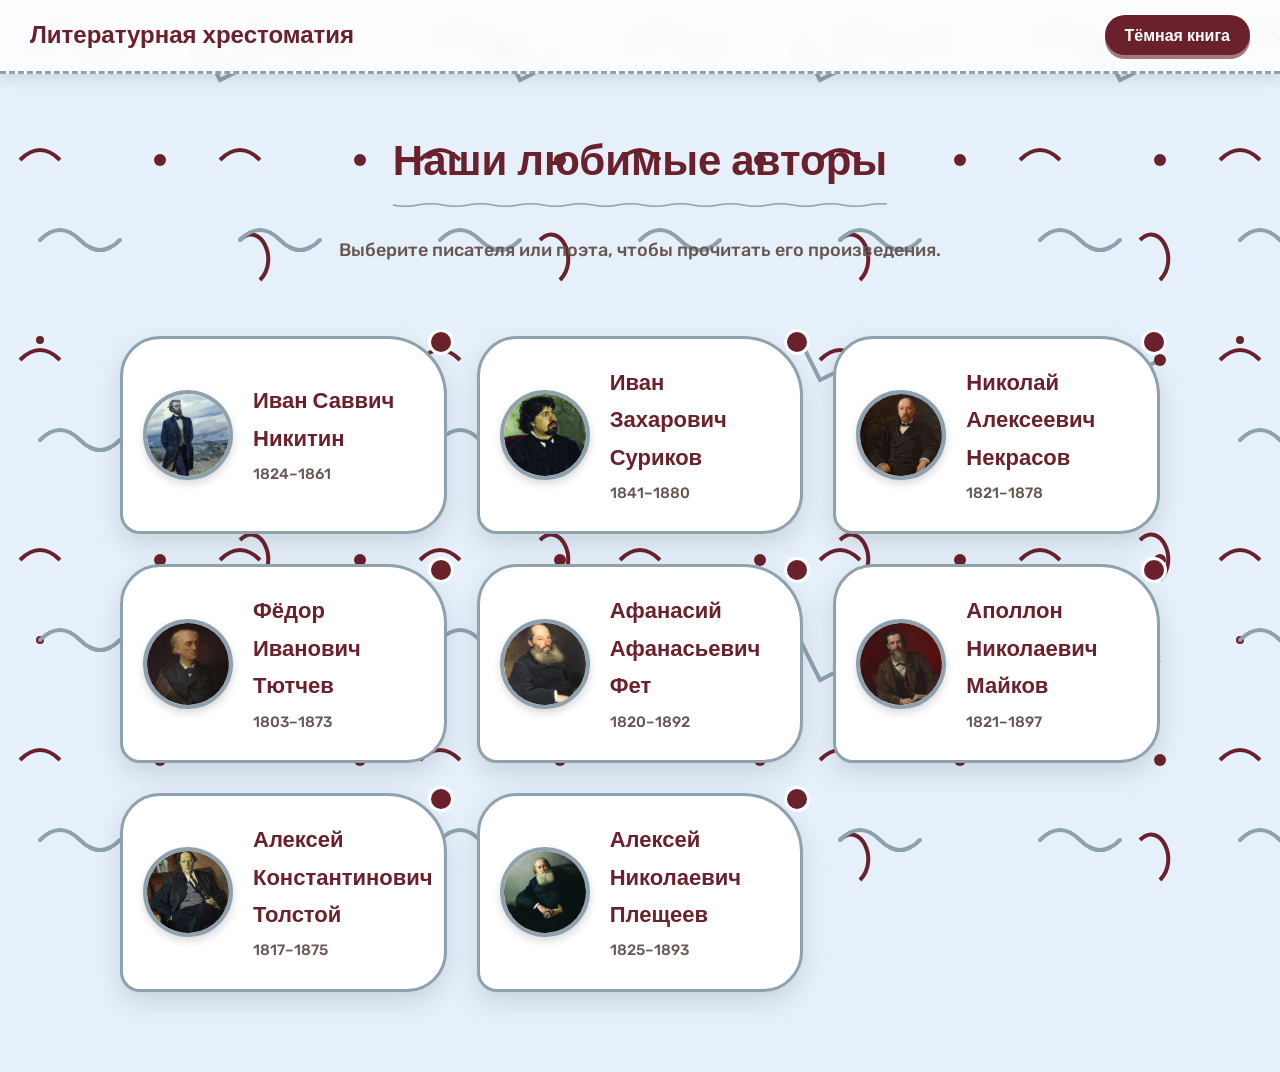
<file: index.html>
<!DOCTYPE html>
<html lang="ru">
<head>
  <meta charset="UTF-8">
  <meta name="viewport" content="width=device-width, initial-scale=1.0">
  <title>Литературная хрестоматия</title>
  <link rel="stylesheet" href="style.css">
</head>
<body>
  <header class="topbar">
    <a href="index.html" class="logo">Литературная хрестоматия</a>
    <div class="topbar-actions">
      <button id="themeToggle" class="btn btn-toggle">Тёмная книга</button>
    </div>
  </header>

  <main class="container">
    <section class="hero">
      <h1>Наши любимые авторы</h1>
      <p class="hero-sub">Выберите писателя или поэта, чтобы прочитать его произведения.</p>
    </section>

    <section id="authorsCatalog" class="authors-grid"></section>
  </main>

  <script src="core.js"></script>
  <script src="main.js"></script>
</body>
</html>
</file>
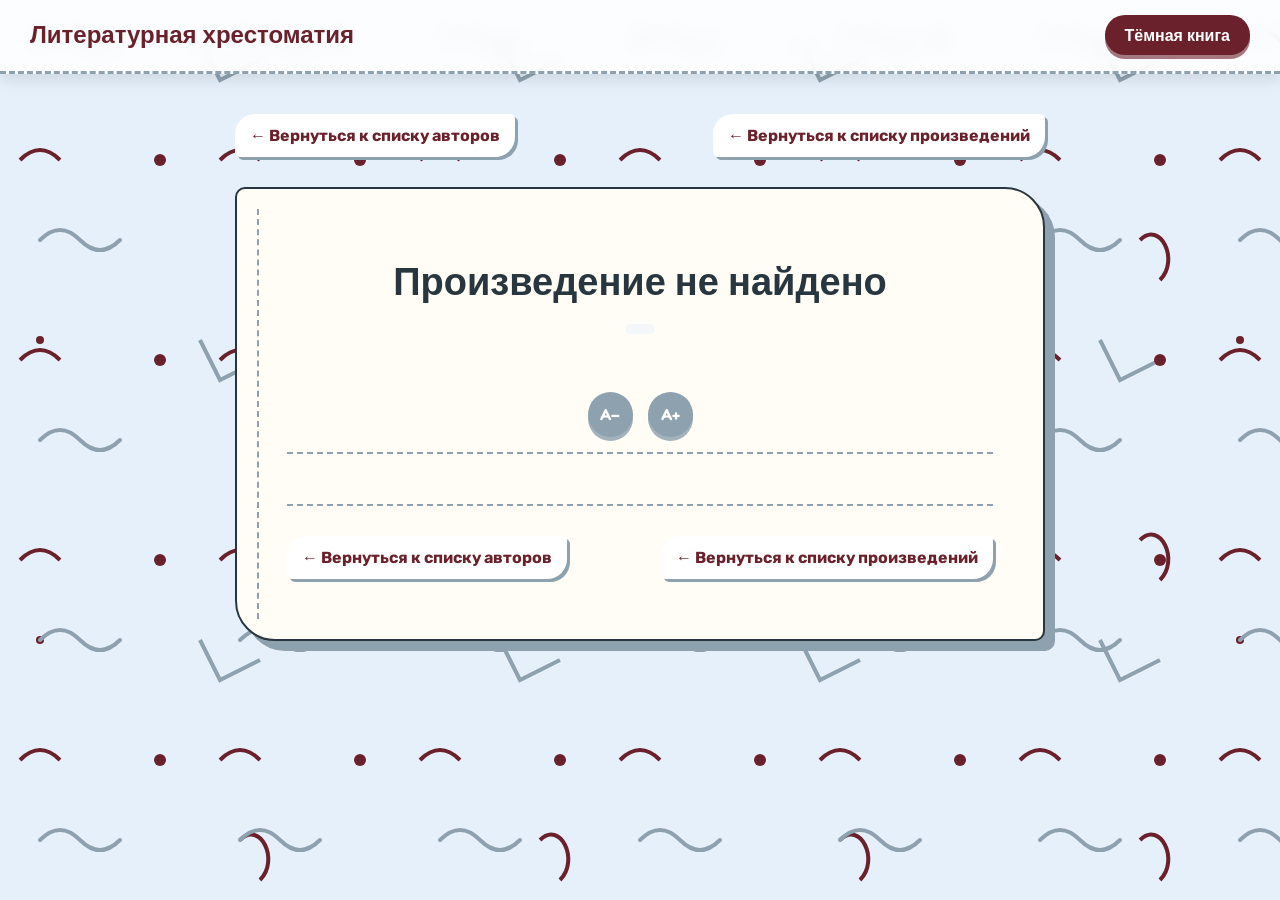
<file: reader.html>
<!DOCTYPE html>
<html lang="ru">
<head>
  <meta charset="UTF-8">
  <meta name="viewport" content="width=device-width, initial-scale=1.0">
  <title>Чтение · Литературная хрестоматия</title>
  <link rel="stylesheet" href="style.css">
</head>
<body>
  <header class="topbar">
    <a href="index.html" class="logo">Литературная хрестоматия</a>
    <div class="topbar-actions">
      <button id="themeToggle" class="btn btn-toggle">Тёмная книга</button>
    </div>
  </header>

  <main class="container reader-container">
    <div class="reader-nav-top">
      <a href="index.html" class="back-link">← Вернуться к списку авторов</a>
      <a href="#" class="back-link" id="topBackLink">← Вернуться к списку произведений</a>
    </div>

    <article class="reader">
      <h1 id="title"></h1>
      <p id="author" class="reader-author"></p>
      <p id="meta" class="reader-meta"></p>

      <!-- Кнопки по центру -->
      <div class="reader-toolbar">
        <div class="font-controls">
          <button id="fontMinus" class="btn btn-round">A−</button>
          <button id="fontPlus" class="btn btn-round">A+</button>
        </div>
      </div>

      <div id="text" class="reader-text"></div>

      <section id="questions" class="questions hidden">
        <h2>Вопросы после чтения</h2>
        <ol id="questionsList"></ol>
      </section>

      <div class="reader-nav-bottom">
        <a href="index.html" class="back-link">← Вернуться к списку авторов</a>
        <a href="#" class="back-link" id="bottomBackLink">← Вернуться к списку произведений</a>
      </div>
    </article>
  </main>

  <script src="core.js"></script>
  <script src="read.js"></script>
</body>
</html>
</file>
<file: style.css>
@import url('https://fonts.googleapis.com/css2?family=Fredoka:wght@400;600;700&family=Rubik:wght@400;500;700&display=swap');

:root {
  /* --- СВЕТЛАЯ ТЕМА --- */
  --bg-color: #e6f0fa; /* Нежно-голубой */
  --surface: #ffffff; /* Белый для карточек */
  --surface-light: #f4f7fa; 
  --text: #27363F; /* Pine */
  --muted: #685652; /* Branch */
  --accent: #6B212C; /* Berry */
  --accent-2: #8EA1AE; /* Mist */
  --border: #8EA1AE; 
  
  --font-heading: 'Fredoka', sans-serif;
  --font-body: 'Rubik', sans-serif; 
  --shadow-color: rgba(39, 54, 63, 0.15); 
}

body.dark-theme {
  /* --- ТЕМНАЯ ТЕМА --- */
  --bg-color: #1a242b; 
  --surface: #27363F; 
  --surface-light: #2f404a;
  --text: #DCE0E8; 
  --muted: #BEB3AC; 
  --accent: #8EA1AE; 
  --accent-2: #6B212C;
  --border: #685652; 
  --shadow-color: rgba(0, 0, 0, 0.5);
}

* { box-sizing: border-box; }

/* --- ФОН С ДЕТСКИМИ ЗАВИТУШКАМИ (ДУДЛАМИ) --- */
body {
  margin: 0;
  background-color: var(--bg-color);
  /* Рисуем завитушки и звездочки кодом (SVG) */
  background-image: 
    url('data:image/svg+xml;utf8,<svg width="100" height="100" viewBox="0 0 100 100" xmlns="http://www.w3.org/2000/svg"><path d="M20,20 Q30,10 40,20 T60,20" fill="none" stroke="%238EA1AE" stroke-width="2" stroke-linecap="round"/><circle cx="80" cy="80" r="3" fill="%236B212C"/><path d="M10,80 Q20,70 30,80" fill="none" stroke="%236B212C" stroke-width="2"/></svg>'),
    url('data:image/svg+xml;utf8,<svg width="150" height="150" viewBox="0 0 150 150" xmlns="http://www.w3.org/2000/svg"><path d="M100,20 L110,40 L130,30" fill="none" stroke="%238EA1AE" stroke-width="2"/><circle cx="20" cy="20" r="2" fill="%236B212C"/><path d="M120,120 C130,110 140,130 130,140" fill="none" stroke="%236B212C" stroke-width="2"/></svg>');
  background-size: 200px 200px, 300px 300px;
  background-attachment: fixed;
  color: var(--text);
  font-family: var(--font-body);
  line-height: 1.7;
  transition: background-color 0.4s, color 0.4s;
}
body.dark-theme { background-image: none; }

a { text-decoration: none; color: inherit; }

/* Шапка */
.topbar {
  display: flex; align-items: center; justify-content: space-between;
  padding: 15px 30px; 
  background: rgba(255, 255, 255, 0.85); /* Полупрозрачная */
  backdrop-filter: blur(10px);
  border-bottom: 3px dashed var(--accent-2);
  position: sticky; top: 0; z-index: 100;
  box-shadow: 0 4px 15px var(--shadow-color);
}
body.dark-theme .topbar { background: rgba(39, 54, 63, 0.85); }
.logo { font-family: var(--font-heading); font-size: 24px; font-weight: 700; color: var(--accent); }

/* Кнопки */
.btn {
  font-family: var(--font-heading); font-size: 16px; font-weight: 600;
  padding: 10px 20px; border: none; background: var(--accent); color: #fff;
  border-radius: 20px; cursor: pointer; transition: all 0.2s; 
  box-shadow: 0 4px 0 rgba(107, 33, 44, 0.6); 
}
.btn:hover { transform: translateY(-2px); box-shadow: 0 6px 0 rgba(107, 33, 44, 0.6); }
.btn:active { transform: translateY(2px); box-shadow: 0 2px 0 rgba(107, 33, 44, 0.6); }
.btn-round { width: 45px; height: 45px; border-radius: 50%; padding: 0; display: flex; align-items: center; justify-content: center; background: var(--accent-2); color: #fff; box-shadow: 0 4px 0 rgba(142, 161, 174, 0.8); }
.btn-round:hover { box-shadow: 0 6px 0 rgba(142, 161, 174, 0.8); }
.btn-round:active { box-shadow: 0 2px 0 rgba(142, 161, 174, 0.8); }

/* Контейнер */
.container { max-width: 1100px; margin: 0 auto; padding: 40px 20px 60px; }

/* Заголовки */
.hero { text-align: center; margin-bottom: 50px; position: relative; }
.hero h1 { font-family: var(--font-heading); font-size: 42px; margin: 10px 0; color: var(--accent); display: inline-block; padding-bottom: 5px; }
/* Рисуем подчеркивание-волну под заголовком */
.hero h1::after {
  content: ''; display: block; width: 100%; height: 10px; margin-top: 5px;
  background: url('data:image/svg+xml;utf8,<svg width="100" height="10" viewBox="0 0 100 10" xmlns="http://www.w3.org/2000/svg"><path d="M0,5 Q25,10 50,5 T100,5" fill="none" stroke="%238EA1AE" stroke-width="3" stroke-linecap="round"/></svg>') repeat-x;
  background-size: 50px 10px;
}
.hero-sub { color: var(--muted); font-size: 18px; font-weight: 500; margin-top: 10px; }
.works-title { font-family: var(--font-heading); font-size: 28px; margin-top: 30px; margin-bottom: 25px; color: var(--accent); }

/* --- КРЕАТИВНЫЕ КАРТОЧКИ АВТОРОВ (Капли) --- */
.authors-grid { display: grid; grid-template-columns: repeat(auto-fill, minmax(320px, 1fr)); gap: 30px; padding: 20px 10px; }
.author-card {
  display: flex; align-items: center; gap: 20px; 
  background: var(--surface); 
  /* Форма капли/облака */
  border-radius: 40px 60px 40px 20px; 
  padding: 25px 20px;
  box-shadow: 0 10px 25px var(--shadow-color);
  transition: transform 0.3s, box-shadow 0.3s;
  border: 3px solid var(--accent-2);
  position: relative;
}
/* Декоративная точка на карточке */
.author-card::after {
  content: ''; position: absolute; top: -10px; right: -10px;
  width: 20px; height: 20px; background: var(--accent); border-radius: 50%; border: 3px solid #fff;
}
.author-card:hover { transform: scale(1.03) rotate(1deg); box-shadow: 0 15px 35px var(--shadow-color); z-index: 2; }
.author-thumb { width: 90px; height: 90px; border-radius: 50%; object-fit: cover; border: 4px solid var(--accent-2); box-shadow: 0 4px 8px rgba(0,0,0,0.15); flex-shrink: 0; transform: rotate(-5deg); }
.author-card-info h2 { font-family: var(--font-heading); font-size: 22px; margin: 0 0 5px; font-weight: 600; color: var(--accent); }
.author-card-info p { margin: 0; font-size: 15px; color: var(--muted); font-weight: 500; }

/* --- КАРТОЧКИ ПРОИЗВЕДЕНИЙ (Билеты) --- */
.catalog { display: grid; grid-template-columns: repeat(auto-fill, minmax(300px, 1fr)); gap: 30px; }
.card {
  display: flex; flex-direction: column; 
  background: #fffdf5; 
  /* Форма билета: скругленные углы с разных сторон */
  border-radius: 30px 5px 30px 5px; 
  padding: 30px 25px; 
  color: var(--text);
  box-shadow: 5px 5px 0 var(--accent-2); /* Жесткая тень */
  transition: transform 0.3s, box-shadow 0.3s;
  border: 2px solid var(--text);
  position: relative;
  overflow: hidden;
}
body.dark-theme .card { background: var(--surface); border-color: var(--accent-2); box-shadow: 5px 5px 0 var(--accent-2); }
.card::before {
  /* Декоративная полоска сверху */
  content: ''; position: absolute; top: 0; left: 0; right: 0; height: 8px;
  background: repeating-linear-gradient(45deg, var(--accent) 0, var(--accent) 10px, transparent 10px, transparent 20px);
}
.card:hover { transform: translate(-3px, -3px); box-shadow: 8px 8px 0 var(--accent-2); }
.card-badge { 
  display: inline-block; font-size: 13px; font-weight: 700; 
  background: var(--accent-2); color: #fff; 
  padding: 6px 14px; border-radius: 20px 5px 20px 5px; margin-bottom: 15px; 
  align-self: flex-start; font-family: var(--font-heading);
}
.card-title { font-family: var(--font-heading); font-size: 22px; margin: 0 0 10px; font-weight: 600; color: var(--text); }
.card-desc { font-size: 15px; color: var(--muted); margin: 0; line-height: 1.5; flex-grow: 1; }

/* Страница автора */
.writer-container { max-width: 900px; }
.back-link { display: inline-block; margin-bottom: 20px; color: var(--accent); font-weight: 700; font-size: 16px; background: var(--surface); padding: 8px 15px; border-radius: 20px 5px 20px 5px; box-shadow: 3px 3px 0 var(--accent-2); transition: transform 0.2s; }
.back-link:hover { transform: translateY(-2px); }
.writer-header { display: flex; gap: 40px; align-items: flex-start; margin-bottom: 50px; background: var(--surface); padding: 30px; border-radius: 50px 20px 50px 20px; box-shadow: 8px 8px 0 var(--accent-2); border: 2px solid var(--text); }
.writer-portrait { width: 280px; height: auto; border-radius: 30px; box-shadow: 0 10px 20px var(--shadow-color); flex-shrink: 0; object-fit: cover; border: 4px solid var(--surface); }
.writer-info h1 { font-family: var(--font-heading); font-size: 36px; margin-top: 0; margin-bottom: 10px; color: var(--accent); }
.writer-years { font-size: 18px; color: var(--muted); margin-bottom: 20px; font-weight: 600; font-style: italic; }
.writer-bio { font-size: 17px; line-height: 1.8; text-indent: 1.5em; text-align: justify; color: var(--text); }

/* Страница чтения */
.reader-container { max-width: 850px; }
.reader { 
  background: #fffdf5; 
  border-radius: 10px 40px 10px 40px; 
  padding: 60px 50px; 
  box-shadow: 10px 10px 0 var(--accent-2); 
  position: relative;
  border: 2px solid var(--text);
}
body.dark-theme .reader { background: var(--surface); border-color: var(--accent-2); box-shadow: 10px 10px 0 var(--accent-2); }
.reader::before { content: ''; position: absolute; top: 20px; bottom: 20px; left: 20px; width: 2px; border-left: 2px dashed var(--accent-2); }
.reader h1 { font-family: var(--font-heading); font-size: 38px; margin: 0 0 10px; text-align: center; color: var(--text); }
.reader-author { font-size: 20px; color: var(--muted); margin: 0 0 5px; text-align: center; font-weight: 500; }
.reader-meta { font-size: 14px; color: var(--muted); margin: 0 0 35px; text-align: center; font-weight: 700; text-transform: uppercase; letter-spacing: 1.5px; background: var(--surface-light); display: inline-block; padding: 5px 15px; border-radius: 15px; position: relative; left: 50%; transform: translateX(-50%); }

/* Кнопки по центру */
.reader-toolbar { display: flex; justify-content: center; align-items: center; padding: 15px 0; border-bottom: 2px dashed var(--border); margin-bottom: 30px; }
.font-controls { display: flex; gap: 15px; }

.reader-text { font-family: var(--font-body); font-size: 20px; line-height: 1.9; white-space: pre-wrap; text-align: justify; color: var(--text); position: relative; z-index: 2; }
.reader-text p { margin: 0 0 1.2em; text-indent: 1.5em; }
.reader-text.poem { text-indent: 0; text-align: left; padding-left: 20px; }
.reader-text.poem p { text-indent: 0; margin: 0 0 0.5em; text-align: left; }

/* Вопросы как блокнот */
.questions { margin-top: 50px; padding: 30px; background: var(--surface-light); border-radius: 20px 50px 20px 50px; border: 2px dashed var(--accent); position: relative; }
body.dark-theme .questions { background: rgba(142, 161, 174, 0.1); }
.questions h2 { font-family: var(--font-heading); font-size: 24px; margin: 0 0 20px; color: var(--accent); }
.questions ol { padding-left: 20px; margin: 0; }
.questions li { font-size: 16px; line-height: 1.6; margin-bottom: 15px; color: var(--text); }

.reader-nav-top { display: flex; justify-content: space-between; margin-bottom: 30px; flex-wrap: wrap; gap: 15px; }
.reader-nav-bottom { display: flex; justify-content: space-between; margin-top: 50px; border-top: 2px dashed var(--border); padding-top: 30px; flex-wrap: wrap; gap: 15px; }
.reader-nav-bottom .back-link, .reader-nav-top .back-link { margin-bottom: 0; }

.hidden { display: none; }

@media (max-width: 768px) {
  .topbar { padding: 15px; }
  .logo { font-size: 20px; }
  .writer-header { flex-direction: column; align-items: center; text-align: center; padding: 20px; }
  .writer-bio { text-indent: 0; text-align: left; }
  .writer-portrait { width: 100%; max-width: 250px; } 
  .reader { padding: 30px 20px; }
  .reader::before { display: none; }
  .reader h1 { font-size: 28px; }
  .reader-nav-top, .reader-nav-bottom { flex-direction: column; align-items: center; }
  .author-card::after { display: none; }
}
</file>
